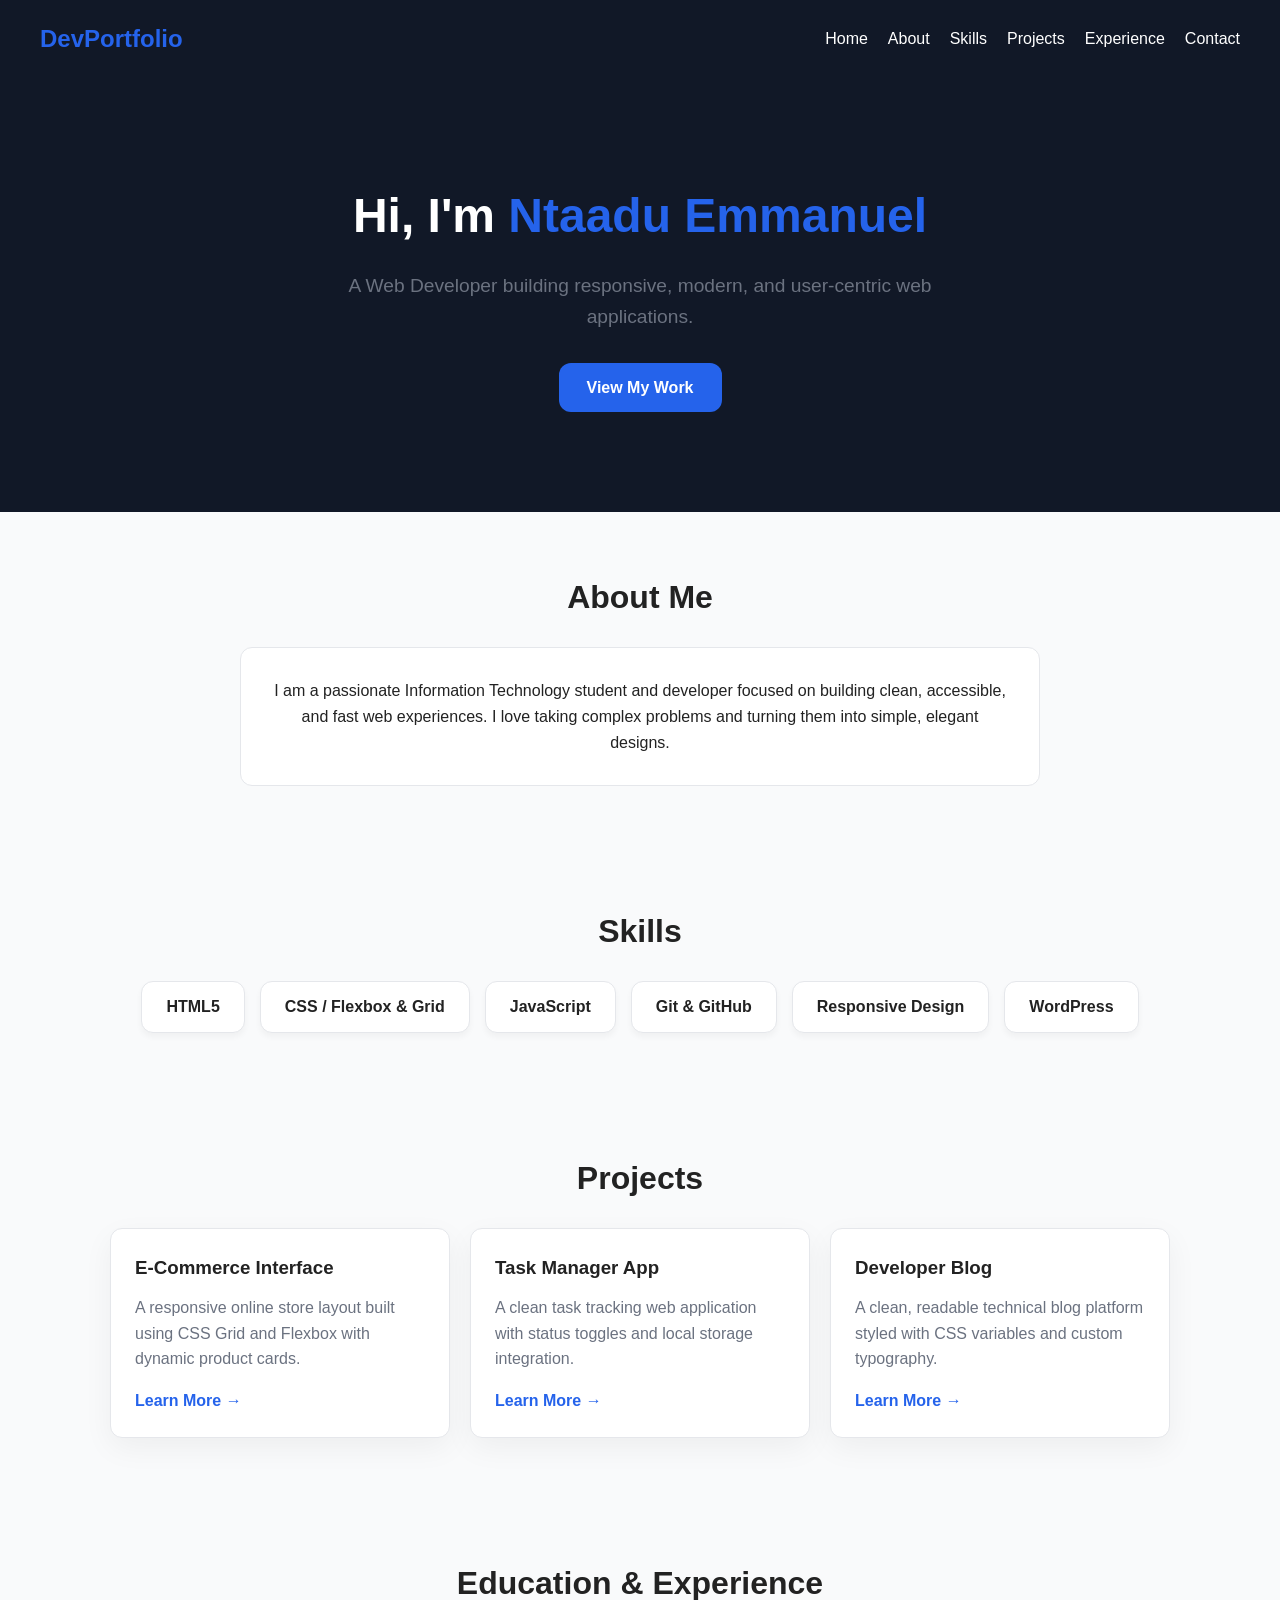
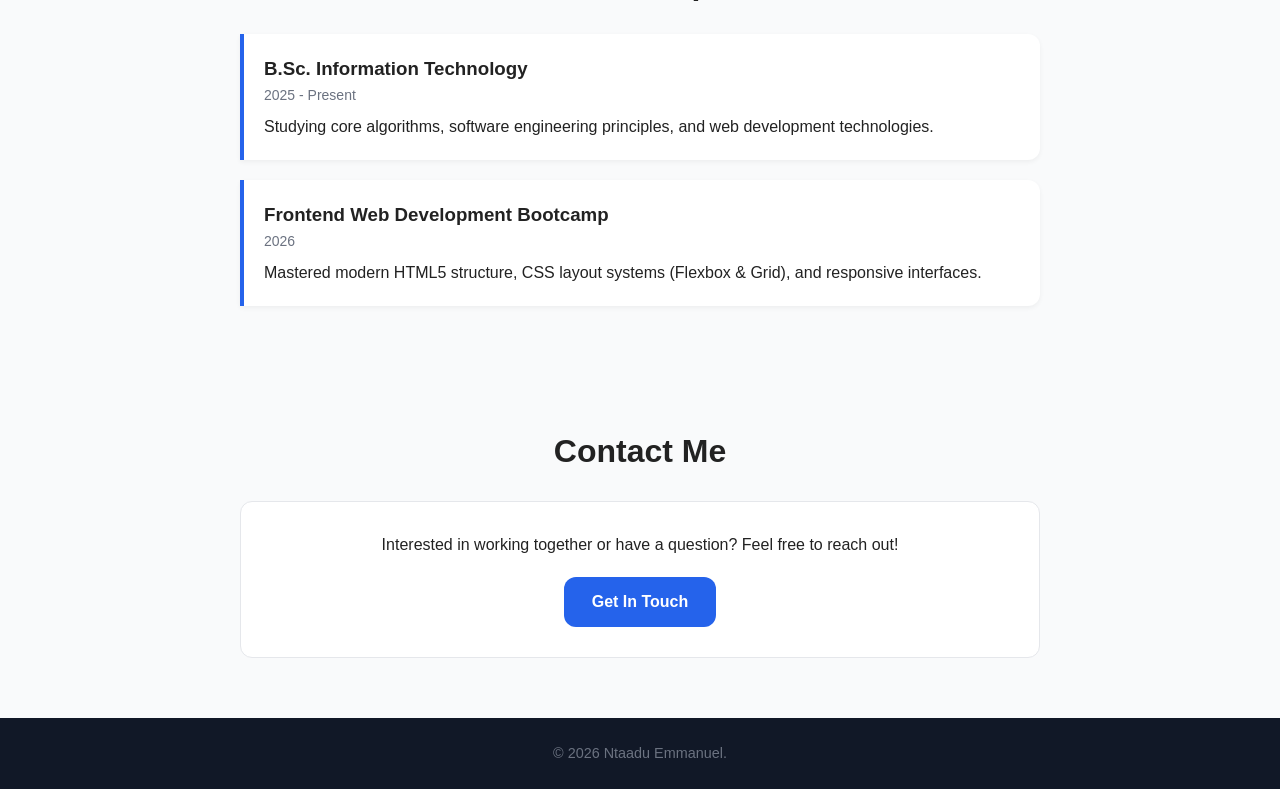
<file: Assignment3/index.html>
<!DOCTYPE html>
<html lang="en">
<head>
  <meta charset="UTF-8">
  <meta name="viewport" content="width=device-width, initial-scale=1.0">
  <title>Personal Portfolio</title>
  <link rel="stylesheet" href="style.css">
</head>
<body>

  
  <header class="navbar">
    <div class="logo">DevPortfolio</div>
    <nav>
      <ul class="nav-links">
        <li><a href="#hero">Home</a></li>
        <li><a href="#about">About</a></li>
        <li><a href="#skills">Skills</a></li>
        <li><a href="#projects">Projects</a></li>
        <li><a href="#experience">Experience</a></li>
        <li><a href="#contact">Contact</a></li>
      </ul>
    </nav>
  </header>

  
  <section id="hero" class="hero">
    <div class="hero-content">
      <h1>Hi, I'm <span class="highlight">Ntaadu Emmanuel</span></h1>
      <p>A Web Developer building responsive, modern, and user-centric web applications.</p>
      <a href="#projects" class="btn primary-btn">View My Work</a>
    </div>
  </section>

  
  <section id="about" class="container">
    <h2>About Me</h2>
    <div class="about-card">
      <p>
        I am a passionate Information Technology student and developer focused on building clean, accessible, and fast web experiences. I love taking complex problems and turning them into simple, elegant designs.
      </p>
    </div>
  </section>

  
  <section id="skills" class="container">
    <h2>Skills</h2>
    <div class="skills-grid">
      <div class="skill-card">HTML5</div>
      <div class="skill-card">CSS / Flexbox & Grid</div>
      <div class="skill-card">JavaScript</div>
      <div class="skill-card">Git & GitHub</div>
      <div class="skill-card">Responsive Design</div>
      <div class="skill-card">WordPress</div>
    </div>
  </section>

  
  <section id="projects" class="container">
    <h2>Projects</h2>
    <div class="cards-grid">
      <div class="card">
        <h3>E-Commerce Interface</h3>
        <p>A responsive online store layout built using CSS Grid and Flexbox with dynamic product cards.</p>
        <a href="#" class="card-link">Learn More &rarr;</a>
      </div>
      <div class="card">
        <h3>Task Manager App</h3>
        <p>A clean task tracking web application with status toggles and local storage integration.</p>
        <a href="#" class="card-link">Learn More &rarr;</a>
      </div>
      <div class="card">
        <h3>Developer Blog</h3>
        <p>A clean, readable technical blog platform styled with CSS variables and custom typography.</p>
        <a href="#" class="card-link">Learn More &rarr;</a>
      </div>
    </div>
  </section>

  
  <section id="experience" class="container">
    <h2>Education & Experience</h2>
    <div class="timeline">
      <div class="timeline-item">
        <h3>B.Sc. Information Technology</h3>
        <span class="timeline-date">2025 - Present</span>
        <p>Studying core algorithms, software engineering principles, and web development technologies.</p>
      </div>
      <div class="timeline-item">
        <h3>Frontend Web Development Bootcamp</h3>
        <span class="timeline-date">2026</span>
        <p>Mastered modern HTML5 structure, CSS layout systems (Flexbox & Grid), and responsive interfaces.</p>
      </div>
    </div>
  </section>

  
  <section id="contact" class="container">
    <h2>Contact Me</h2>
    <div class="contact-card">
      <p>Interested in working together or have a question? Feel free to reach out!</p>
      <a href="mailto:ntaaduemmanuel393@gmail.com" class="btn primary-btn">Get In Touch</a>
    </div>
  </section>

  
  <footer class="footer">
    <p>&copy; 2026 Ntaadu Emmanuel.</p>
  </footer>

</body>
</html>
</file>
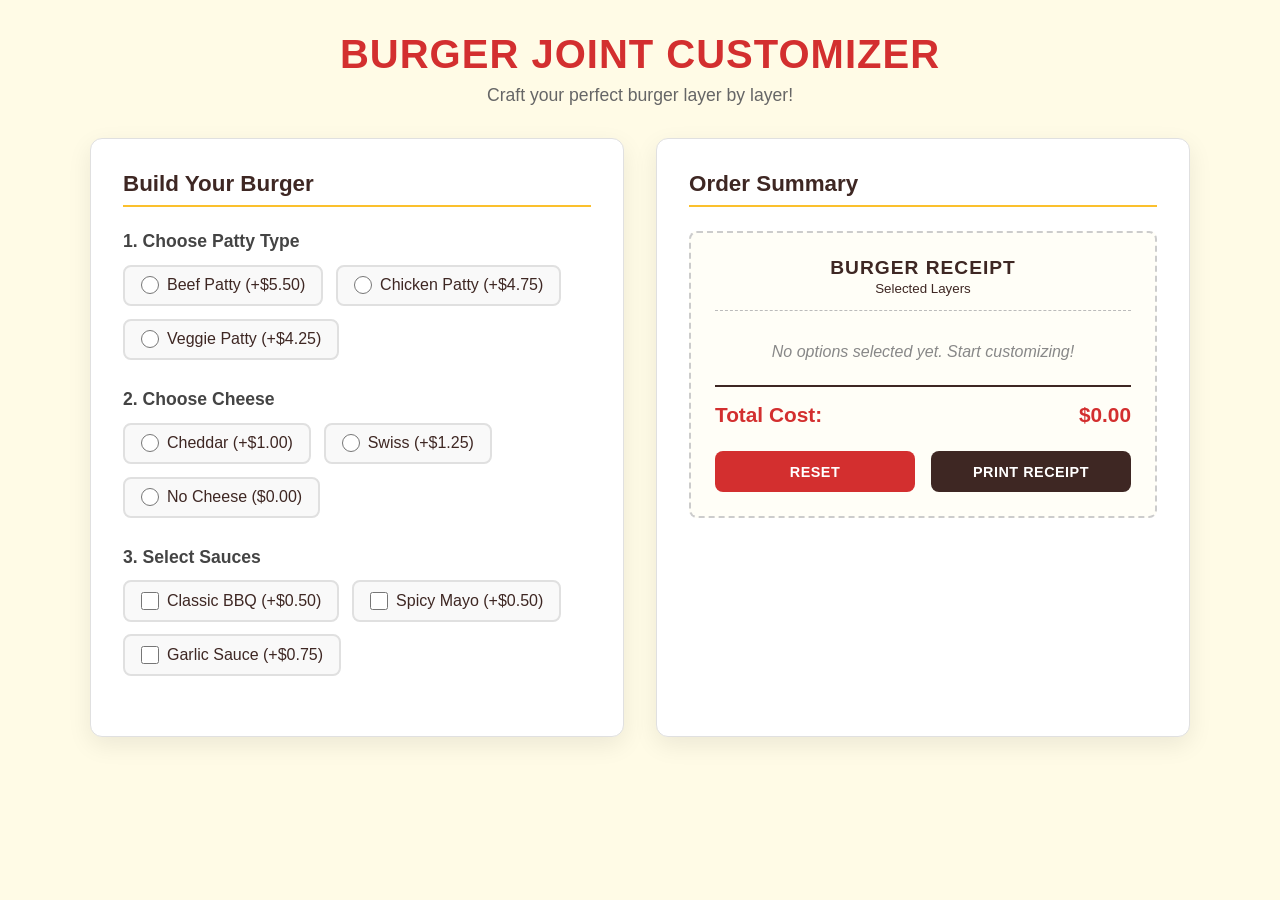
<file: FINAL PROJECT/index.html>
<!DOCTYPE html>
<html lang="en">
<head>
    <meta charset="UTF-8">
    <meta name="viewport" content="width=device-width, initial-scale=1.0">
    <title>Burger Joint - Customizer</title>
    <link rel="stylesheet" href="style.css">
</head>
<body>

    <header>
        <h1>Burger Joint Customizer</h1>
        <p>Craft your perfect burger layer by layer!</p>
    </header>

    <div class="burger-container">
        
        <section class="customization-section">
            <h2 class="section-title">Build Your Burger</h2>
            
            <form id="burger-form">
        
                <div class="option-group">
                    <h3>1. Choose Patty Type</h3>
                    <div class="radio-options">
                        <label class="option-label">
                            <input type="radio" name="patty_type" value="Beef Patty" data-price="5.50">
                            Beef Patty (+$5.50)
                        </label>
                        <label class="option-label">
                            <input type="radio" name="patty_type" value="Chicken Patty" data-price="4.75">
                            Chicken Patty (+$4.75)
                        </label>
                        <label class="option-label">
                            <input type="radio" name="patty_type" value="Veggie Patty" data-price="4.25">
                            Veggie Patty (+$4.25)
                        </label>
                    </div>
                </div>

                
                <div class="option-group">
                    <h3>2. Choose Cheese</h3>
                    <div class="radio-options">
                        <label class="option-label">
                            <input type="radio" name="cheese_selection" value="Cheddar Cheese" data-price="1.00">
                            Cheddar (+$1.00)
                        </label>
                        <label class="option-label">
                            <input type="radio" name="cheese_selection" value="Swiss Cheese" data-price="1.25">
                            Swiss (+$1.25)
                        </label>
                        <label class="option-label">
                            <input type="radio" name="cheese_selection" value="No Cheese" data-price="0.00">
                            No Cheese ($0.00)
                        </label>
                    </div>
                </div>

               
                <div class="option-group">
                    <h3>3. Select Sauces</h3>
                    <div class="checkbox-options">
                        <label class="option-label">
                            <input type="checkbox" name="sauce_options" value="Classic BBQ Sauce" data-price="0.50">
                            Classic BBQ (+$0.50)
                        </label>
                        <label class="option-label">
                            <input type="checkbox" name="sauce_options" value="Spicy Mayo" data-price="0.50">
                            Spicy Mayo (+$0.50)
                        </label>
                        <label class="option-label">
                            <input type="checkbox" name="sauce_options" value="House Garlic Sauce" data-price="0.75">
                            Garlic Sauce (+$0.75)
                        </label>
                    </div>
                </div>
            </form>
        </section>

   
        <section class="receipt-section">
            <h2 class="section-title">Order Summary</h2>
            <div class="receipt-card">
                <div>
                    <div class="receipt-header">
                        <h4>Burger Receipt</h4>
                        <small>Selected Layers</small>
                    </div>

                    <ul id="burger-layer-list" class="burger-layer-list">
                        <li class="empty-receipt-msg">No options selected yet. Start customizing!</li>
                    </ul>
                </div>

                <div>
                    <div class="receipt-total">
                        <span>Total Cost:</span>
                        <span id="burger-total-price">$0.00</span>
                    </div>
                    <div class="action-buttons">
                        <button id="burger-reset-btn" class="reset-button" type="button">Reset</button>
                        <button id="burger-print-btn" class="print-button" type="button">Print Receipt</button>
                    </div>
                </div>
            </div>
        </section>
    </div>

    <script src="script.js"></script>
</body>
</html>
</file>
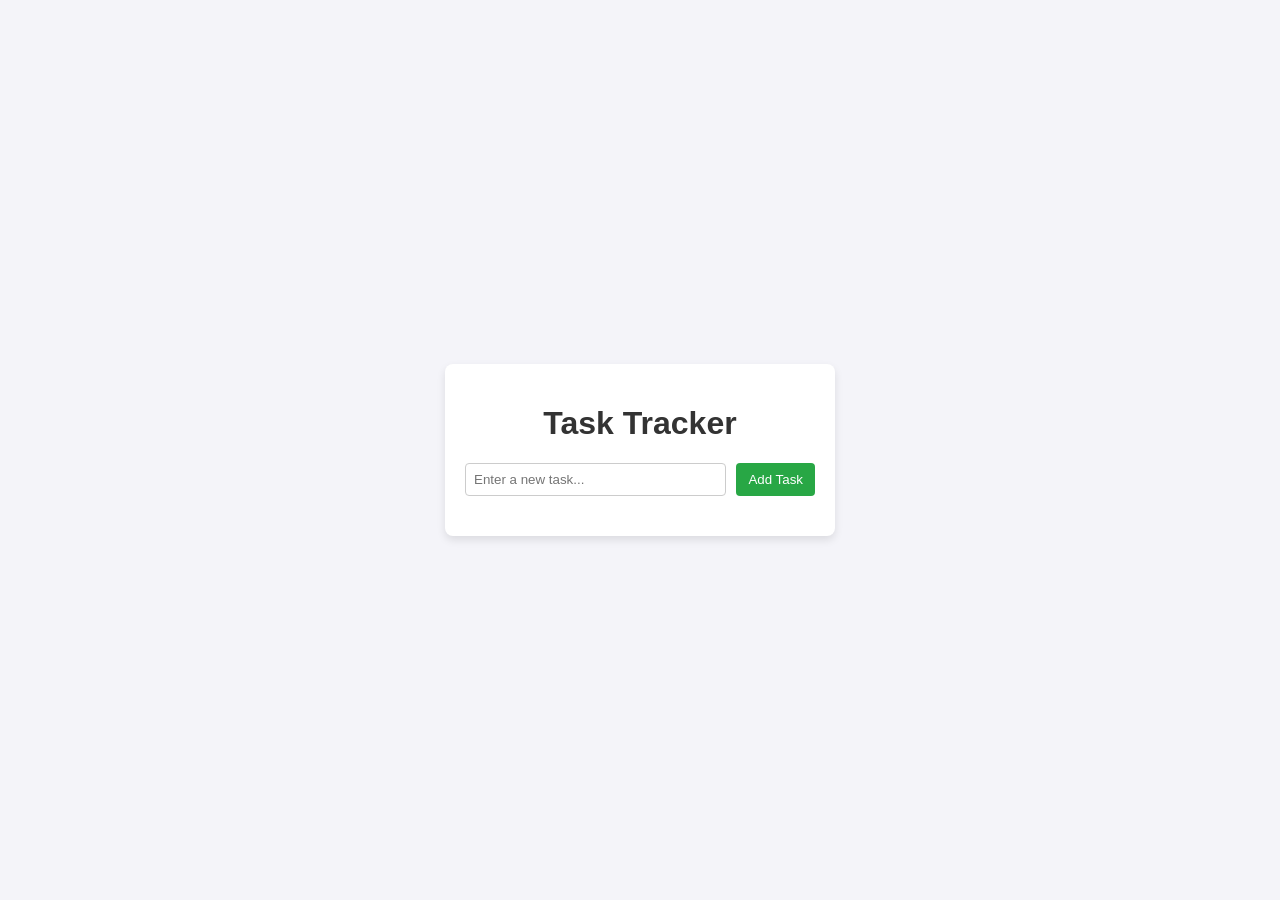
<file: Assignment4/Project1_TaskTracker/index.html>
<!DOCTYPE html>
<html lang="en">
<head>
    <meta charset="UTF-8">
    <meta name="viewport" content="width=device-width, initial-scale=1.0">
    <title>Interactive Task Tracker</title>
    <link rel="stylesheet" href="style.css">
</head>
<body>
    <div class="tracker-container">
        <h1>Task Tracker</h1>
        <div class="input-group">
            <input type="text" id="taskInput" placeholder="Enter a new task...">
            <button id="addTaskBtn">Add Task</button>
        </div>
        <ul id="taskList"></ul>
    </div>
    <script src="script.js"></script>
</body>
</html>
</file>
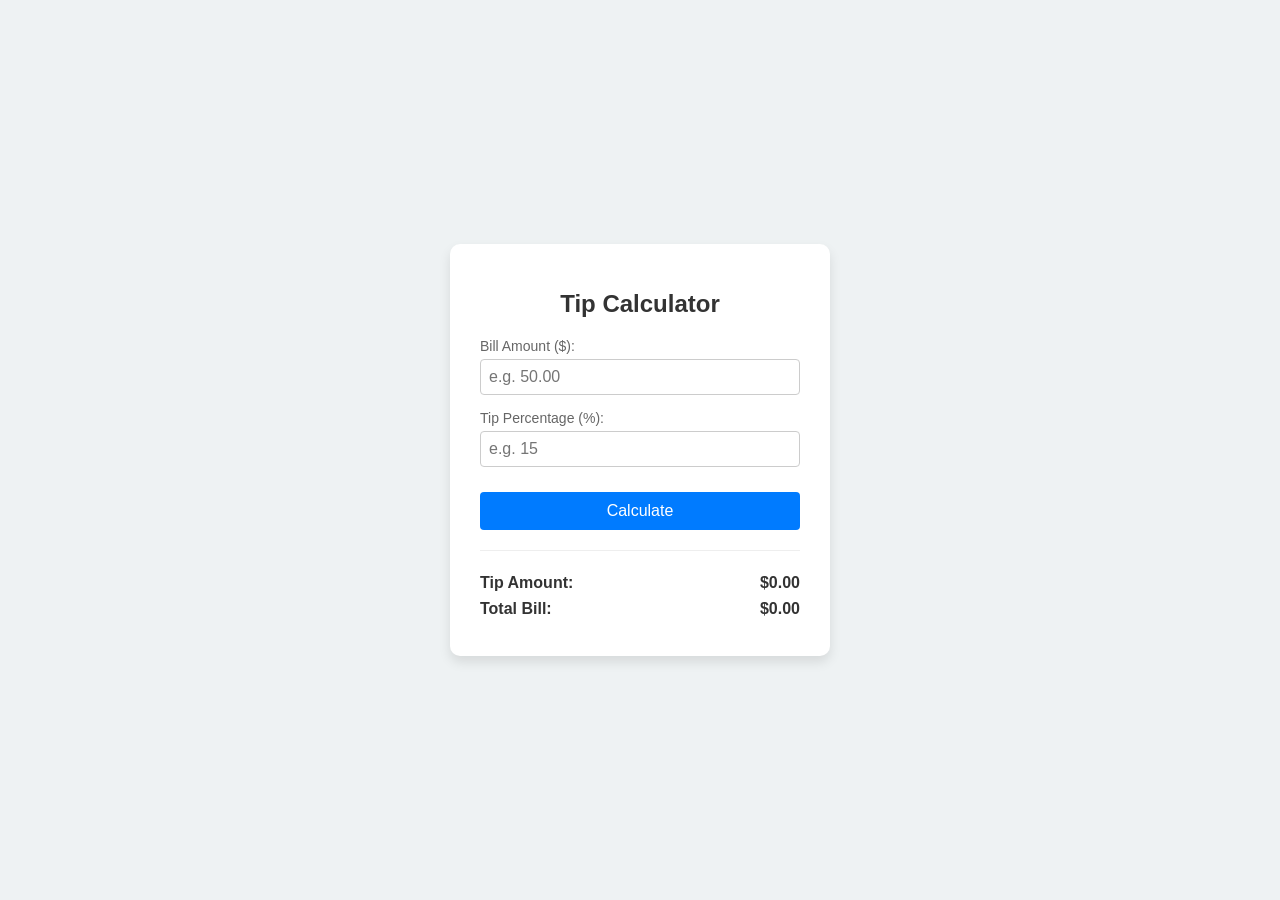
<file: Assignment4/Project2_TipCalculator/index.html>
<!DOCTYPE html>
<html lang="en">
<head>
    <meta charset="UTF-8">
    <meta name="viewport" content="width=device-width, initial-scale=1.0">
    <title>Tip Calculator</title>
    <link rel="stylesheet" href="style.css">
</head>
<body>
    <div class="card">
        <h1>Tip Calculator</h1>
        <div class="input-group">
            <label for="billAmount">Bill Amount ($):</label>
            <input type="number" id="billAmount" placeholder="e.g. 50.00">
        </div>
        <div class="input-group">
            <label for="tipPercentage">Tip Percentage (%):</label>
            <input type="number" id="tipPercentage" placeholder="e.g. 15">
        </div>
        <button id="calculateBtn">Calculate</button>
        
        <div class="result-area" id="resultArea">
            <p>Tip Amount: <span id="tipAmount">$0.00</span></p>
            <p>Total Bill: <span id="totalBill">$0.00</span></p>
        </div>
    </div>
    <script src="script.js"></script>
</body>
</html>
</file>
<file: Assignment3/style.css>
/* 1. GLOBAL STYLES & CSS VARIABLES */
:root {
  --primary: #2563eb;
  --primary-hover: #1d4ed8;
  --dark: #111827;
  --light: #f9fafb;
  --card-bg: #ffffff;
  --text-main: #222222;
  --text-muted: #6b7280;
  --border-color: #e5e7eb;
  --radius: 12px;
  --transition: all 0.3s ease;
}

* {
  box-sizing: border-box;
  margin: 0;
  padding: 0;
}

html {
  scroll-behavior: smooth;
}

body {
  font-family: Arial, sans-serif;
  font-size: 16px;
  line-height: 1.6;
  color: var(--text-main);
  background-color: var(--light);
}

.container {
  max-width: 1100px;
  margin: 0 auto;
  padding: 60px 20px;
}

h2 {
  font-size: 2rem;
  margin-bottom: 24px;
  text-align: center;
}

/* 2. NAVIGATION BAR */
.navbar {
  display: flex;
  justify-content: space-between;
  align-items: center;
  padding: 20px 40px;
  background-color: var(--dark);
  color: #ffffff;
  position: sticky;
  top: 0;
  z-index: 100;
}

.logo {
  font-size: 1.5rem;
  font-weight: bold;
  color: var(--primary);
}

.nav-links {
  display: flex;
  list-style: none;
  gap: 20px;
}

.nav-links a {
  color: #ffffff;
  text-decoration: none;
  transition: var(--transition);
}

.nav-links a:hover {
  color: var(--primary);
}

/* 3. HERO SECTION */
.hero {
  background-color: var(--dark);
  color: #ffffff;
  text-align: center;
  padding: 100px 20px;
}

.hero h1 {
  font-size: 3rem;
  margin-bottom: 16px;
}

.hero .highlight {
  color: var(--primary);
}

.hero p {
  font-size: 1.2rem;
  color: var(--text-muted);
  max-width: 600px;
  margin: 0 auto 30px auto;
}


.btn {
  display: inline-block;
  padding: 12px 28px;
  border-radius: var(--radius);
  text-decoration: none;
  font-weight: bold;
  transition: var(--transition);
}

.primary-btn {
  background-color: var(--primary);
  color: #ffffff;
}

.primary-btn:hover {
  background-color: var(--primary-hover);
  transform: translateY(-2px);
}

/* 4. ABOUT & CONTACT SECTIONS */
.about-card, .contact-card {
  background-color: var(--card-bg);
  padding: 30px;
  border-radius: var(--radius);
  border: 1px solid var(--border-color);
  text-align: center;
  max-width: 800px;
  margin: 0 auto;
}

.contact-card p {
  margin-bottom: 20px;
}

/* 5. SKILLS SECTION */
.skills-grid {
  display: flex;
  flex-wrap: wrap;
  justify-content: center;
  gap: 15px;
}

.skill-card {
  background-color: var(--card-bg);
  border: 1px solid var(--border-color);
  padding: 12px 24px;
  border-radius: var(--radius);
  font-weight: bold;
  box-shadow: 0 4px 6px rgba(0, 0, 0, 0.04);
}

/* 6. PROJECTS SECTION (CSS Grid) */
.cards-grid {
  display: grid;
  grid-template-columns: repeat(auto-fit, minmax(280px, 1fr));
  gap: 20px;
}

.card {
  background-color: var(--card-bg);
  padding: 24px;
  border-radius: var(--radius);
  border: 1px solid var(--border-color);
  box-shadow: 0 10px 30px rgba(0, 0, 0, 0.05);
  transition: var(--transition);
}

.card:hover {
  transform: translateY(-5px);
  box-shadow: 0 15px 35px rgba(0, 0, 0, 0.1);
}

.card h3 {
  margin-bottom: 12px;
}

.card p {
  color: var(--text-muted);
  margin-bottom: 16px;
}

.card-link {
  color: var(--primary);
  text-decoration: none;
  font-weight: bold;
}

.card-link:hover {
  text-decoration: underline;
}

/* 7. EDUCATION / EXPERIENCE TIMELINE */
.timeline {
  display: flex;
  flex-direction: column;
  gap: 20px;
  max-width: 800px;
  margin: 0 auto;
}

.timeline-item {
  background-color: var(--card-bg);
  padding: 20px;
  border-left: 4px solid var(--primary);
  border-radius: 0 var(--radius) var(--radius) 0;
  box-shadow: 0 2px 5px rgba(0,0,0,0.05);
}

.timeline-date {
  font-size: 0.875rem;
  color: var(--text-muted);
  display: block;
  margin-bottom: 8px;
}

/* 8. FOOTER */
.footer {
  text-align: center;
  padding: 24px;
  background-color: var(--dark);
  color: var(--text-muted);
  font-size: 0.9rem;
}

/* 9. RESPONSIVE DESIGN */
@media (max-width: 768px) {
  .navbar {
    flex-direction: column;
    gap: 15px;
  }

  .nav-links {
    flex-direction: column;
    align-items: center;
    gap: 10px;
  }

  .hero h1 {
    font-size: 2.2rem;
  }

  .container {
    padding: 40px 15px;
  }
}
</file>
<file: FINAL PROJECT/style.css>
:root {
    --primary-red: #d32f2f;
    --accent-yellow: #fbc02d;
    --dark-burgundy: #3e2723;
    --bg-cream: #fffbe6;
    --card-white: #ffffff;
    --border-color: #e0e0e0;
    --shadow: 0 8px 24px rgba(0,0,0,0.08);
}

* {
    box-sizing: border-box;
    margin: 0;
    padding: 0;
    font-family: 'Segoe UI', Tahoma, Geneva, Verdana, sans-serif;
}

body {
    background-color: var(--bg-cream);
    color: var(--dark-burgundy);
    padding: 2rem 1rem;
    min-height: 100vh;
    display: flex;
    flex-direction: column;
    align-items: center;
}

header {
    text-align: center;
    margin-bottom: 2rem;
}

header h1 {
    font-size: 2.5rem;
    color: var(--primary-red);
    margin-bottom: 0.5rem;
    text-transform: uppercase;
    letter-spacing: 1px;
}

header p {
    font-size: 1.1rem;
    color: #666;
}

.burger-container {
    display: grid;
    grid-template-columns: 1fr 1fr;
    gap: 2rem;
    max-width: 1100px;
    width: 100%;
}

@media (max-width: 768px) {
    .burger-container {
        grid-template-columns: 1fr;
    }
}

.customization-section, .receipt-section {
    background-color: var(--card-white);
    padding: 2rem;
    border-radius: 12px;
    box-shadow: var(--shadow);
    border: 1px solid var(--border-color);
}

.section-title {
    font-size: 1.4rem;
    color: var(--dark-burgundy);
    border-bottom: 2px solid var(--accent-yellow);
    padding-bottom: 0.5rem;
    margin-bottom: 1.5rem;
}

.option-group {
    margin-bottom: 1.8rem;
}

.option-group h3 {
    font-size: 1.1rem;
    margin-bottom: 0.8rem;
    color: #444;
}

.radio-options, .checkbox-options {
    display: flex;
    flex-wrap: wrap;
    gap: 0.8rem;
}

.option-label {
    display: flex;
    align-items: center;
    gap: 0.5rem;
    background-color: #f9f9f9;
    border: 2px solid var(--border-color);
    padding: 0.6rem 1rem;
    border-radius: 8px;
    cursor: pointer;
    transition: all 0.2s ease;
    font-weight: 500;
    user-select: none;
}

.option-label:hover {
    border-color: var(--primary-red);
    background-color: #fff5f5;
    transform: translateY(-2px);
}

.option-label input[type="radio"],
.option-label input[type="checkbox"] {
    accent-color: var(--primary-red);
    width: 18px;
    height: 18px;
}

/* Receipt styling */
.receipt-card {
    background-color: #fffef7;
    border: 2px dashed #ccc;
    padding: 1.5rem;
    border-radius: 8px;
    min-height: 280px;
    display: flex;
    flex-direction: column;
    justify-content: space-between;
}

.receipt-header {
    text-align: center;
    border-bottom: 1px dashed #bbb;
    padding-bottom: 0.8rem;
    margin-bottom: 1rem;
}

.receipt-header h4 {
    font-size: 1.2rem;
    text-transform: uppercase;
    letter-spacing: 1px;
}

.burger-layer-list {
    list-style: none;
    margin-bottom: 1.5rem;
}

.burger-layer-item {
    display: flex;
    justify-content: space-between;
    padding: 0.5rem 0;
    border-bottom: 1px solid #f0f0f0;
    font-size: 0.95rem;
}

.burger-layer-item .item-name {
    font-weight: 500;
}

.burger-layer-item .item-price {
    color: #666;
}

.receipt-total {
    border-top: 2px solid var(--dark-burgundy);
    padding-top: 1rem;
    display: flex;
    justify-content: space-between;
    align-items: center;
    font-size: 1.3rem;
    font-weight: bold;
    color: var(--primary-red);
}

.action-buttons {
    display: flex;
    gap: 1rem;
    margin-top: 1.5rem;
}

.action-buttons button {
    flex: 1;
    color: white;
    border: none;
    padding: 0.8rem 1rem;
    font-size: 0.9rem;
    font-weight: bold;
    border-radius: 8px;
    cursor: pointer;
    transition: background-color 0.2s ease, transform 0.1s ease;
    text-transform: uppercase;
    letter-spacing: 0.5px;
}

.reset-button {
    background-color: var(--primary-red);
}

.reset-button:hover {
    background-color: #b71c1c;
    transform: translateY(-2px);
}

.print-button {
    background-color: var(--dark-burgundy);
}

.print-button:hover {
    background-color: #2a1a17;
    transform: translateY(-2px);
}

.action-buttons button:active {
    transform: translateY(0);
}

.empty-receipt-msg {
    color: #888;
    font-style: italic;
    text-align: center;
    margin-top: 2rem;
}


@media print {
    body {
        background-color: white;
        color: black;
        padding: 0;
    }
    
    header, 
    .customization-section, 
    .action-buttons {
        display: none !important;
    }

    .burger-container {
        display: block;
        max-width: 100%;
    }

    .receipt-section {
        box-shadow: none;
        border: none;
        padding: 0;
        background: transparent;
    }

    .receipt-card {
        border: 2px solid #000;
        background-color: white;
        margin: 20px auto;
        max-width: 400px;
    }
}
</file>
<file: Assignment4/Project1_TaskTracker/style.css>
body {
    font-family: Arial, sans-serif;
    background-color: #f4f4f9;
    display: flex;
    justify-content: center;
    align-items: center;
    height: 100vh;
    margin: 0;
}

.tracker-container {
    background: #ffffff;
    padding: 20px;
    border-radius: 8px;
    box-shadow: 0 4px 8px rgba(0, 0, 0, 0.1);
    width: 350px;
}

h1 {
    text-align: center;
    color: #333;
}

.input-group {
    display: flex;
    gap: 10px;
    margin-bottom: 20px;
}

#taskInput {
    flex: 1;
    padding: 8px;
    border: 1px solid #ccc;
    border-radius: 4px;
}

#addTaskBtn {
    padding: 8px 12px;
    background-color: #28a745;
    color: white;
    border: none;
    border-radius: 4px;
    cursor: pointer;
}

#addTaskBtn:hover {
    background-color: #218838;
}

ul {
    list-style-type: none;
    padding: 0;
}

li {
    display: flex;
    justify-content: space-between;
    align-items: center;
    padding: 8px;
    border-bottom: 1px solid #eee;
}

li.completed span {
    text-decoration: line-through;
    color: #888;
}

li button {
    background-color: #dc3545;
    color: white;
    border: none;
    border-radius: 4px;
    padding: 4px 8px;
    cursor: pointer;
}

li button:hover {
    background-color: #c82333;
}
</file>
<file: Assignment4/Project2_TipCalculator/style.css>
body {
    font-family: Arial, sans-serif;
    background-color: #eef2f3;
    display: flex;
    justify-content: center;
    align-items: center;
    height: 100vh;
    margin: 0;
}

.card {
    background: #ffffff;
    padding: 30px;
    border-radius: 10px;
    box-shadow: 0 6px 12px rgba(0, 0, 0, 0.1);
    width: 320px;
}

h1 {
    text-align: center;
    color: #333;
    font-size: 24px;
    margin-bottom: 20px;
}

.input-group {
    margin-bottom: 15px;
    display: flex;
    flex-direction: column;
}

label {
    font-size: 14px;
    color: #666;
    margin-bottom: 5px;
}

input {
    padding: 8px;
    border: 1px solid #ccc;
    border-radius: 4px;
    font-size: 16px;
}

#calculateBtn {
    width: 100%;
    padding: 10px;
    background-color: #007bff;
    color: white;
    border: none;
    border-radius: 4px;
    font-size: 16px;
    cursor: pointer;
    margin-top: 10px;
}

#calculateBtn:hover {
    background-color: #0056b3;
}

.result-area {
    margin-top: 20px;
    padding-top: 15px;
    border-top: 1px solid #eee;
    font-size: 16px;
    color: #333;
}

.result-area p {
    display: flex;
    justify-content: space-between;
    margin: 8px 0;
    font-weight: bold;
}
</file>
